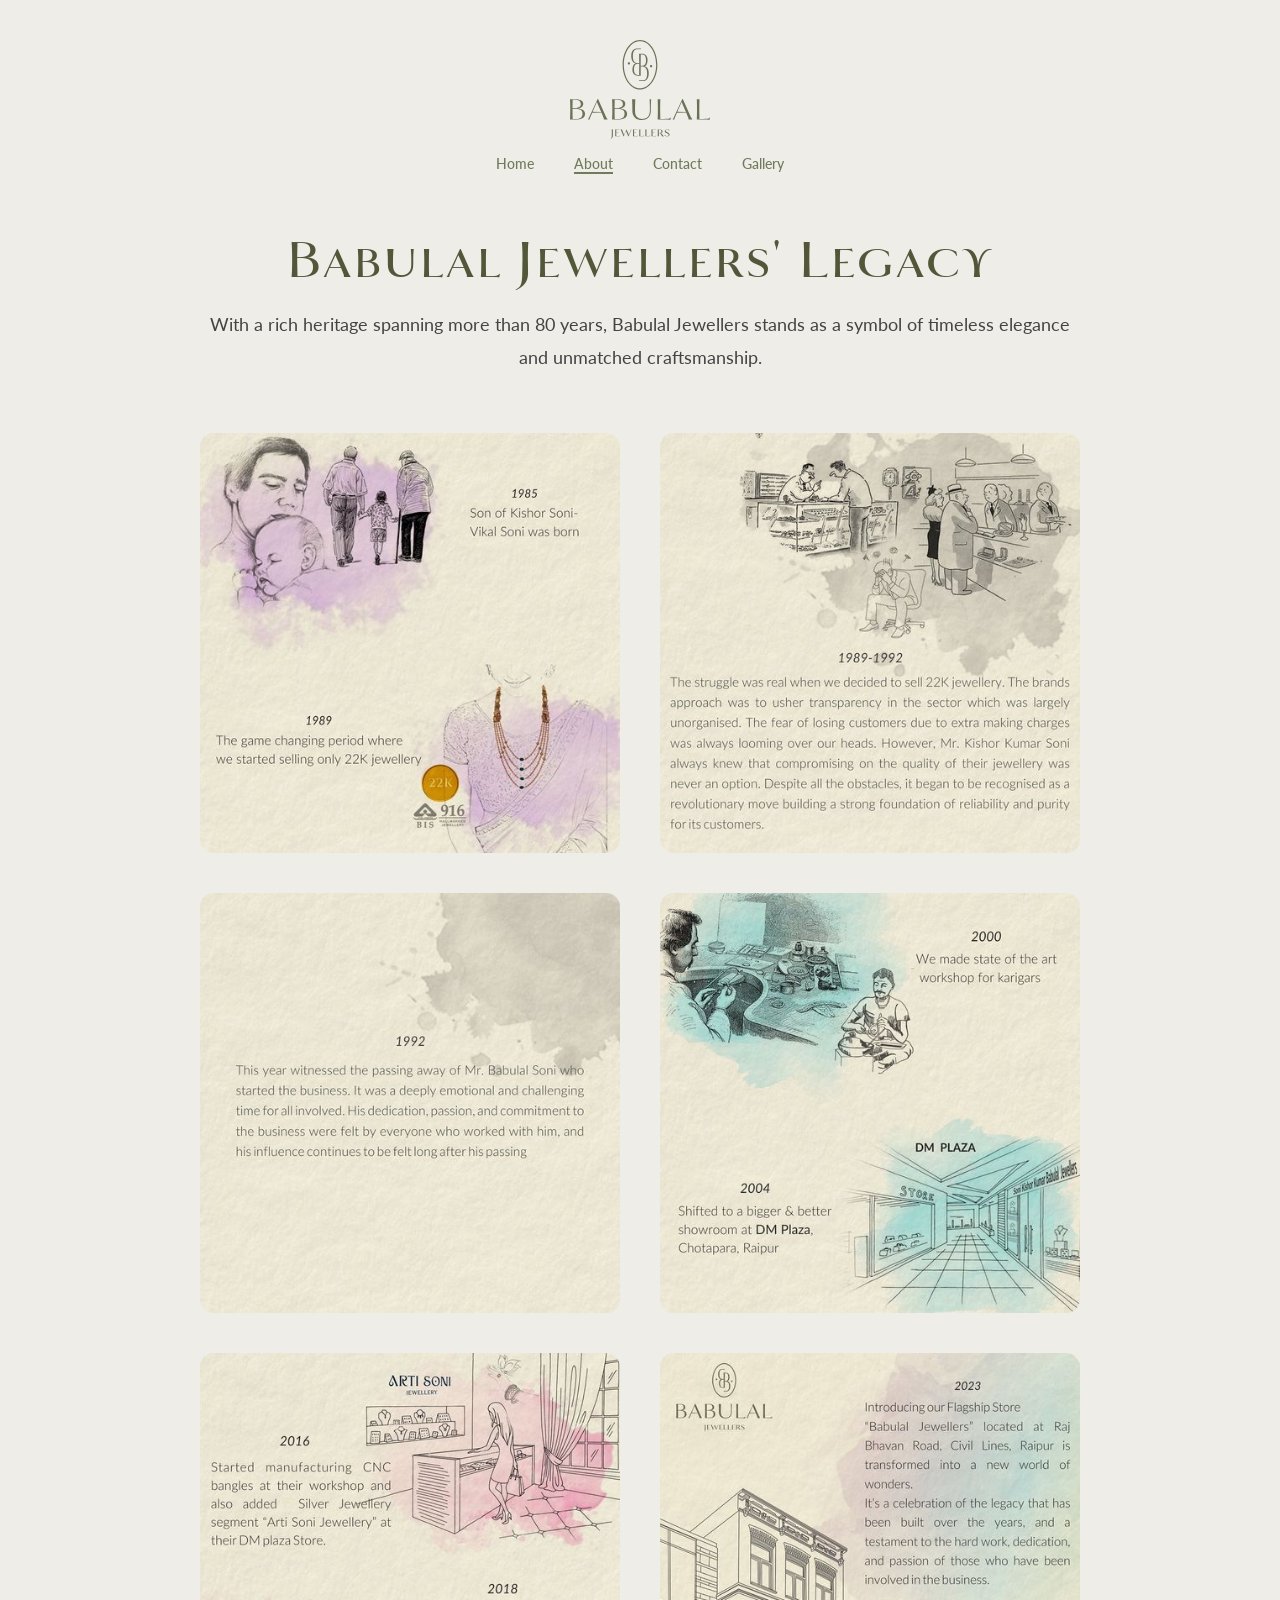
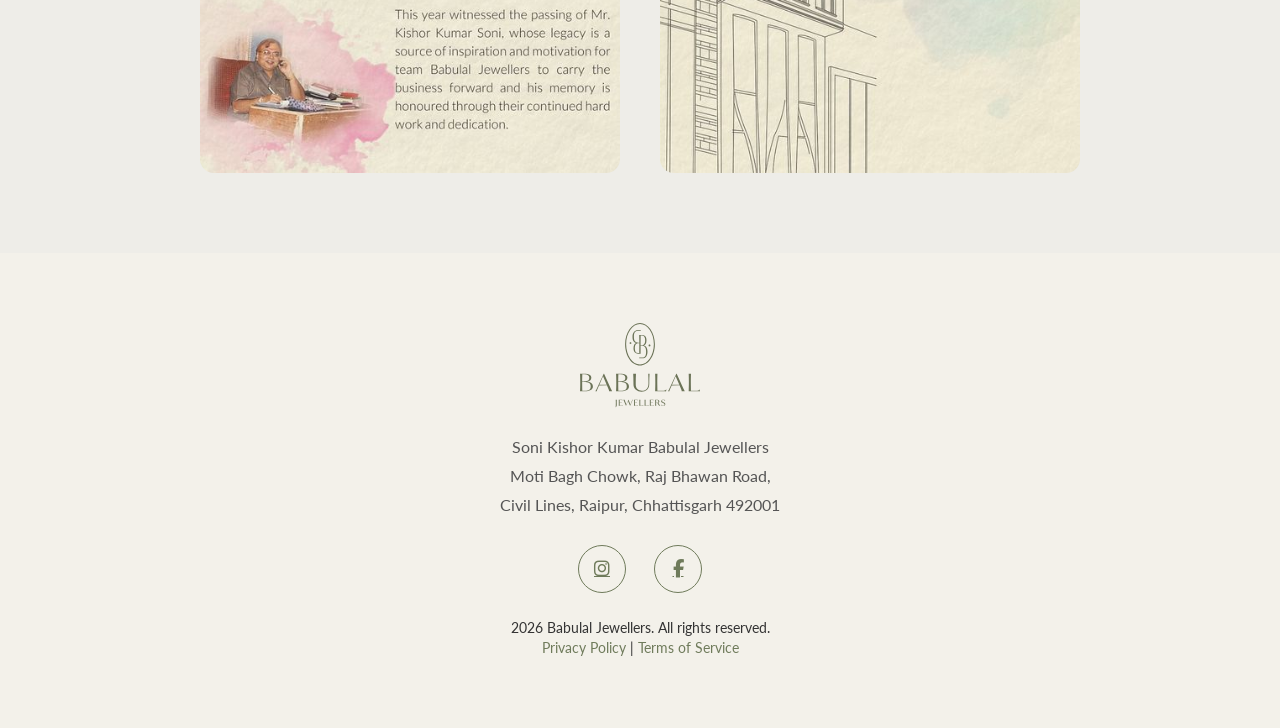
<file: about-us.html>
<!DOCTYPE html>
<html>
<head>
<meta charset="utf-8">
<title>About Us | Babulal Jewellers</title>
<meta name="viewport" content="width=device-width, initial-scale=1">

<link href="css/normalize.css" rel="stylesheet">
<link href="css/webflow.css" rel="stylesheet">
<link href="css/babulal-jewellers-16d256.webflow.css" rel="stylesheet">

<link href="images/favicon.png" rel="shortcut icon">

<!-- Premium Icons -->
<link rel="stylesheet" href="https://cdnjs.cloudflare.com/ajax/libs/font-awesome/6.5.0/css/all.min.css">

<style>

body{
  background:#eeede8;
  margin:0;
  font-family:'Lato',sans-serif;
}

/* ===== HEADER ===== */
.header{
  text-align:center;
  padding:40px 0 10px;
}
.header img{
  width:140px;
}
.navbar{
  margin-top:15px;
}
.navbar a{
  margin:0 18px;
  text-decoration:none;
  color:#6f7b5b;
  font-weight:500;
}
.navbar a:hover{
  border-bottom:2px solid #6f7b5b;
}

/* ===== HEADING ===== */
.legacy-heading{
  text-align:center;
  font-size:48px;
  margin-top:60px;
  color:#52573a;
  font-family: 'Mynaruseflare Med', 'Times New Roman', sans-serif;
  font-weight:500;
  letter-spacing:.02em;
}
.legacy-text{
  max-width:900px;
  margin:20px auto 60px;
  text-align:center;
  font-size:18px;
  line-height:1.8;
  color:#444;
  padding:0 20px;
}

/* ===== IMAGE GRID ===== */
.image-grid{
  display:flex;
  flex-wrap:wrap;
  justify-content:center;
  gap:40px;
  padding-bottom:80px;
}
.image-grid img{
  width:420px;
  border-radius:14px;
  cursor:pointer;
  transition:.4s;
}
.image-grid img:hover{
  transform:scale(1.05);
  box-shadow:0 15px 40px rgba(0,0,0,0.25);
}

/* ===== FULLSCREEN MODAL ===== */
.modal{
  display:none;
  position:fixed;
  z-index:9999;
  left:0;
  top:0;
  width:100%;
  height:100%;
  background:rgba(0,0,0,0.95);
  justify-content:center;
  align-items:center;
  flex-direction:column;
}
.modal img{
  max-width:90%;
  max-height:80vh;
}
.close-btn{
  position:absolute;
  top:30px;
  right:40px;
  font-size:30px;
  color:white;
  cursor:pointer;
}
.arrow{
  position:absolute;
  top:50%;
  font-size:40px;
  color:white;
  cursor:pointer;
  user-select:none;
}
.prev{ left:40px; }
.next{ right:40px; }

/* ===== FOOTER ===== */
.footer{
  background:#f3f1ea;
  text-align:center;
  padding:70px 20px;
}
.footer img{
  width:120px;
  margin-bottom:25px;
}
.footer-address{
  font-size:16px;
  line-height:1.8;
  margin-bottom:25px;
  color:#555;
}

/* Enhanced Social Icons */
/* ===== Premium Minimal Social Icons ===== */

.footer-social a{
  display:inline-flex;
  justify-content:center;
  align-items:center;
  width:48px;
  height:48px;
  border-radius:50%;
  margin:0 12px;
  font-size:18px;
  color:#6f7b5b;              /* Theme Olive Color */
  border:1.5px solid #6f7b5b; /* Elegant Border */
  background:transparent;
  transition:all 0.3s ease;
}

.footer-social a:hover{
  background:#6f7b5b;
  color:white;
  transform:translateY(-3px);
  box-shadow:0 8px 20px rgba(0,0,0,0.15);
}

.footer-bottom{
  margin-top:25px;
  font-size:14px;
}

.footer-bottom a{
  color:#6f7b5b;
  text-decoration:none;
}
.footer-bottom a:hover{
  text-decoration:underline;
}

@media (max-width: 767px){
  .header{
    padding:24px 0 8px;
  }

  .navbar{
    display:flex;
    justify-content:center;
    flex-wrap:wrap;
    gap:10px 14px;
  }

  .navbar a{
    margin:0;
  }

  .legacy-heading{
  text-align:center;
  font-size:48px;
  margin-top:60px;
  color:#52573a;
  font-family: 'Mynaruseflare Med', 'Times New Roman', sans-serif;
  font-weight:500;
  letter-spacing:.02em;
}

  .legacy-text{
    font-size:16px;
    line-height:1.6;
    margin:14px auto 28px;
  }

  .image-grid{
    gap:16px;
    padding:0 16px 36px;
  }

  .image-grid img{
    width:100%;
    max-width:420px;
  }

  .footer{
    padding:44px 16px;
  }

  .footer-address{
    font-size:15px;
    line-height:1.6;
  }
}

</style>
</head>

<body>

<!-- HEADER -->
<div class="header">
  <img src="images/64612cf5215f1e3513ba754f_logo-green.svg">
  <div class="navbar">
    <a href="index.html">Home</a>
    <a href="about-us.html" style="border-bottom:2px solid #6f7b5b;">About</a>
    <a href="contact-us.html">Contact</a>
    <a href="gallery.html">Gallery</a>
  </div>
</div>

<!-- CONTENT -->
<h1 class="legacy-heading">Babulal Jewellers' Legacy</h1>
<div class="legacy-text">
With a rich heritage spanning more than 80 years, Babulal Jewellers stands as a symbol of timeless elegance and unmatched craftsmanship.
</div>

<div class="image-grid">
<img src="images/4_1.jpg" onclick="openModal(0)">
<img src="images/5_1.jpg" onclick="openModal(1)">
<img src="images/6_1.jpg" onclick="openModal(2)">
<img src="images/7.jpg" onclick="openModal(3)">
<img src="images/8.jpg" onclick="openModal(4)">
<img src="images/9.jpg" onclick="openModal(5)">
</div>

<!-- FULLSCREEN MODAL -->
<div class="modal" id="galleryModal">
<span class="close-btn" onclick="closeModal()">&times;</span>
<span class="arrow prev" onclick="changeSlide(-1)">&#10094;</span>
<img id="modalImage">
<span class="arrow next" onclick="changeSlide(1)">&#10095;</span>
</div>

<!-- FOOTER -->
<div class="footer">
<img src="images/64612cf5215f1e3513ba754f_logo-green.svg">

<div class="footer-address">
Soni Kishor Kumar Babulal Jewellers<br>
Moti Bagh Chowk, Raj Bhawan Road,<br>
Civil Lines, Raipur, Chhattisgarh 492001
</div>

<div class="footer-social">
<a href="https://www.instagram.com/babulaljeweller/?hl=en" target="_blank" class="instagram">
<i class="fab fa-instagram"></i>
</a>

<a href="https://www.facebook.com/babulaljewellers/" target="_blank" class="facebook">
<i class="fab fa-facebook-f"></i>
</a>
</div>

<div class="footer-bottom">
 2026 Babulal Jewellers. All rights reserved.<br>
<a href="privacy-policy.html">Privacy Policy</a> |
<a href="terms-of-service.html">Terms of Service</a>
</div>
</div>

<!-- JAVASCRIPT FOR SLIDER -->
<script>

let images = [
"images/4_1.jpg",
"images/5_1.jpg",
"images/6_1.jpg",
"images/7.jpg",
"images/8.jpg",
"images/9.jpg"
];

let currentIndex = 0;

function openModal(index){
  currentIndex = index;
  document.getElementById("galleryModal").style.display="flex";
  document.getElementById("modalImage").src = images[currentIndex];
}

function closeModal(){
  document.getElementById("galleryModal").style.display="none";
}

function changeSlide(direction){
  currentIndex += direction;
  if(currentIndex < 0) currentIndex = images.length-1;
  if(currentIndex >= images.length) currentIndex = 0;
  document.getElementById("modalImage").src = images[currentIndex];
}

document.addEventListener("keydown", function(e){
  if(e.key==="ArrowRight") changeSlide(1);
  if(e.key==="ArrowLeft") changeSlide(-1);
  if(e.key==="Escape") closeModal();
});

</script>

</body>
</html>
</file>
<file: css/webflow.css>
@font-face {
  font-family: 'webflow-icons';
  src: url("[data-uri]") format('truetype');
  font-weight: normal;
  font-style: normal;
}
[class^="w-icon-"],
[class*=" w-icon-"] {
  /* use !important to prevent issues with browser extensions that change fonts */
  font-family: 'webflow-icons' !important;
  speak: none;
  font-style: normal;
  font-weight: normal;
  font-variant: normal;
  text-transform: none;
  line-height: 1;
  /* Better Font Rendering =========== */
  -webkit-font-smoothing: antialiased;
  -moz-osx-font-smoothing: grayscale;
}
.w-icon-slider-right:before {
  content: "\e600";
}
.w-icon-slider-left:before {
  content: "\e601";
}
.w-icon-nav-menu:before {
  content: "\e602";
}
.w-icon-arrow-down:before,
.w-icon-dropdown-toggle:before {
  content: "\e603";
}
.w-icon-file-upload-remove:before {
  content: "\e900";
}
.w-icon-file-upload-icon:before {
  content: "\e903";
}
* {
  -webkit-box-sizing: border-box;
  -moz-box-sizing: border-box;
  box-sizing: border-box;
}
html {
  height: 100%;
}
body {
  margin: 0;
  min-height: 100%;
  background-color: #fff;
  font-family: Arial, sans-serif;
  font-size: 14px;
  line-height: 20px;
  color: #333;
}
img {
  max-width: 100%;
  vertical-align: middle;
  display: inline-block;
}
html.w-mod-touch * {
  background-attachment: scroll !important;
}
.w-block {
  display: block;
}
.w-inline-block {
  max-width: 100%;
  display: inline-block;
}
.w-clearfix:before,
.w-clearfix:after {
  content: " ";
  display: table;
  grid-column-start: 1;
  grid-row-start: 1;
  grid-column-end: 2;
  grid-row-end: 2;
}
.w-clearfix:after {
  clear: both;
}
.w-hidden {
  display: none;
}
.w-button {
  display: inline-block;
  padding: 9px 15px;
  background-color: #3898EC;
  color: white;
  border: 0;
  line-height: inherit;
  text-decoration: none;
  cursor: pointer;
  border-radius: 0;
}
input.w-button {
  -webkit-appearance: button;
}
html[data-w-dynpage] [data-w-cloak] {
  color: transparent !important;
}
.w-code-block {
  margin: unset;
}
pre.w-code-block code {
  all: inherit;
}
.w-optimization {
  display: contents;
}
.w-webflow-badge,
.w-webflow-badge > img {
  box-sizing: unset;
  width: unset;
  height: unset;
  max-height: unset;
  max-width: unset;
  min-height: unset;
  min-width: unset;
  margin: unset;
  padding: unset;
  float: unset;
  clear: unset;
  border: unset;
  border-radius: unset;
  background: unset;
  background-image: unset;
  background-position: unset;
  background-size: unset;
  background-repeat: unset;
  background-origin: unset;
  background-clip: unset;
  background-attachment: unset;
  background-color: unset;
  box-shadow: unset;
  transform: unset;
  transition: unset;
  direction: unset;
  font-family: unset;
  font-weight: unset;
  color: unset;
  font-size: unset;
  line-height: unset;
  font-style: unset;
  font-variant: unset;
  text-align: unset;
  letter-spacing: unset;
  text-decoration: unset;
  text-indent: unset;
  text-transform: unset;
  list-style-type: unset;
  text-shadow: unset;
  vertical-align: unset;
  cursor: unset;
  white-space: unset;
  word-break: unset;
  word-spacing: unset;
  word-wrap: unset;
}
.w-webflow-badge {
  position: fixed !important;
  display: inline-block !important;
  visibility: visible !important;
  opacity: 1 !important;
  z-index: 2147483647 !important;
  top: auto !important;
  right: 12px !important;
  bottom: 12px !important;
  left: auto !important;
  color: #aaadb0 !important;
  background-color: #fff !important;
  border-radius: 3px !important;
  padding: 6px !important;
  font-size: 12px !important;
  line-height: 14px !important;
  text-decoration: none !important;
  transform: none !important;
  margin: 0 !important;
  width: auto !important;
  height: auto !important;
  overflow: unset !important;
  white-space: nowrap;
  box-shadow: 0 0 0 1px rgba(0, 0, 0, 0.1), 0px 1px 3px rgba(0, 0, 0, 0.1);
  cursor: pointer;
}
.w-webflow-badge > img {
  position: unset;
  display: inline-block !important;
  visibility: unset !important;
  opacity: 1 !important;
  vertical-align: middle !important;
}
h1,
h2,
h3,
h4,
h5,
h6 {
  font-weight: bold;
  margin-bottom: 10px;
}
h1 {
  font-size: 38px;
  line-height: 44px;
  margin-top: 20px;
}
h2 {
  font-size: 32px;
  line-height: 36px;
  margin-top: 20px;
}
h3 {
  font-size: 24px;
  line-height: 30px;
  margin-top: 20px;
}
h4 {
  font-size: 18px;
  line-height: 24px;
  margin-top: 10px;
}
h5 {
  font-size: 14px;
  line-height: 20px;
  margin-top: 10px;
}
h6 {
  font-size: 12px;
  line-height: 18px;
  margin-top: 10px;
}
p {
  margin-top: 0;
  margin-bottom: 10px;
}
blockquote {
  margin: 0 0 10px 0;
  padding: 10px 20px;
  border-left: 5px solid #E2E2E2;
  font-size: 18px;
  line-height: 22px;
}
figure {
  margin: 0;
  margin-bottom: 10px;
}
figcaption {
  margin-top: 5px;
  text-align: center;
}
ul,
ol {
  margin-top: 0px;
  margin-bottom: 10px;
  padding-left: 40px;
}
.w-list-unstyled {
  padding-left: 0;
  list-style: none;
}
.w-embed:before,
.w-embed:after {
  content: " ";
  display: table;
  grid-column-start: 1;
  grid-row-start: 1;
  grid-column-end: 2;
  grid-row-end: 2;
}
.w-embed:after {
  clear: both;
}
.w-video {
  width: 100%;
  position: relative;
  padding: 0;
}
.w-video iframe,
.w-video object,
.w-video embed {
  position: absolute;
  top: 0;
  left: 0;
  width: 100%;
  height: 100%;
  border: none;
}
fieldset {
  padding: 0;
  margin: 0;
  border: 0;
}
button,
[type='button'],
[type='reset'] {
  border: 0;
  cursor: pointer;
  -webkit-appearance: button;
}
.w-form {
  margin: 0 0 15px;
}
.w-form-done {
  display: none;
  padding: 20px;
  text-align: center;
  background-color: #dddddd;
}
.w-form-fail {
  display: none;
  margin-top: 10px;
  padding: 10px;
  background-color: #ffdede;
}
label {
  display: block;
  margin-bottom: 5px;
  font-weight: bold;
}
.w-input,
.w-select {
  display: block;
  width: 100%;
  height: 38px;
  padding: 8px 12px;
  margin-bottom: 10px;
  font-size: 14px;
  line-height: 1.42857143;
  color: #333333;
  vertical-align: middle;
  background-color: #ffffff;
  border: 1px solid #cccccc;
}
.w-input::placeholder,
.w-select::placeholder {
  color: #999;
}
.w-input:focus,
.w-select:focus {
  border-color: #3898EC;
  outline: 0;
}
.w-input[disabled],
.w-select[disabled],
.w-input[readonly],
.w-select[readonly],
fieldset[disabled] .w-input,
fieldset[disabled] .w-select {
  cursor: not-allowed;
}
.w-input[disabled]:not(.w-input-disabled),
.w-select[disabled]:not(.w-input-disabled),
.w-input[readonly],
.w-select[readonly],
fieldset[disabled]:not(.w-input-disabled) .w-input,
fieldset[disabled]:not(.w-input-disabled) .w-select {
  background-color: #eeeeee;
}
textarea.w-input,
textarea.w-select {
  height: auto;
}
.w-select {
  background-color: #f3f3f3;
}
.w-select[multiple] {
  height: auto;
}
.w-form-label {
  display: inline-block;
  cursor: pointer;
  font-weight: normal;
  margin-bottom: 0px;
}
.w-radio {
  display: block;
  margin-bottom: 5px;
  padding-left: 20px;
}
.w-radio:before,
.w-radio:after {
  content: " ";
  display: table;
  grid-column-start: 1;
  grid-row-start: 1;
  grid-column-end: 2;
  grid-row-end: 2;
}
.w-radio:after {
  clear: both;
}
.w-radio-input {
  margin: 4px 0 0;
  line-height: normal;
  float: left;
  margin-left: -20px;
}
.w-radio-input {
  margin-top: 3px;
}
.w-file-upload {
  display: block;
  margin-bottom: 10px;
}
.w-file-upload-input {
  width: 0.1px;
  height: 0.1px;
  opacity: 0;
  overflow: hidden;
  position: absolute;
  z-index: -100;
}
.w-file-upload-default,
.w-file-upload-uploading,
.w-file-upload-success {
  display: inline-block;
  color: #333333;
}
.w-file-upload-error {
  display: block;
  margin-top: 10px;
}
.w-file-upload-default.w-hidden,
.w-file-upload-uploading.w-hidden,
.w-file-upload-error.w-hidden,
.w-file-upload-success.w-hidden {
  display: none;
}
.w-file-upload-uploading-btn {
  display: flex;
  font-size: 14px;
  font-weight: normal;
  cursor: pointer;
  margin: 0;
  padding: 8px 12px;
  border: 1px solid #cccccc;
  background-color: #fafafa;
}
.w-file-upload-file {
  display: flex;
  flex-grow: 1;
  justify-content: space-between;
  margin: 0;
  padding: 8px 9px 8px 11px;
  border: 1px solid #cccccc;
  background-color: #fafafa;
}
.w-file-upload-file-name {
  font-size: 14px;
  font-weight: normal;
  display: block;
}
.w-file-remove-link {
  margin-top: 3px;
  margin-left: 10px;
  width: auto;
  height: auto;
  padding: 3px;
  display: block;
  cursor: pointer;
}
.w-icon-file-upload-remove {
  margin: auto;
  font-size: 10px;
}
.w-file-upload-error-msg {
  display: inline-block;
  color: #ea384c;
  padding: 2px 0;
}
.w-file-upload-info {
  display: inline-block;
  line-height: 38px;
  padding: 0 12px;
}
.w-file-upload-label {
  display: inline-block;
  font-size: 14px;
  font-weight: normal;
  cursor: pointer;
  margin: 0;
  padding: 8px 12px;
  border: 1px solid #cccccc;
  background-color: #fafafa;
}
.w-icon-file-upload-icon,
.w-icon-file-upload-uploading {
  display: inline-block;
  margin-right: 8px;
  width: 20px;
}
.w-icon-file-upload-uploading {
  height: 20px;
}
.w-container {
  margin-left: auto;
  margin-right: auto;
  max-width: 940px;
}
.w-container:before,
.w-container:after {
  content: " ";
  display: table;
  grid-column-start: 1;
  grid-row-start: 1;
  grid-column-end: 2;
  grid-row-end: 2;
}
.w-container:after {
  clear: both;
}
.w-container .w-row {
  margin-left: -10px;
  margin-right: -10px;
}
.w-row:before,
.w-row:after {
  content: " ";
  display: table;
  grid-column-start: 1;
  grid-row-start: 1;
  grid-column-end: 2;
  grid-row-end: 2;
}
.w-row:after {
  clear: both;
}
.w-row .w-row {
  margin-left: 0;
  margin-right: 0;
}
.w-col {
  position: relative;
  float: left;
  width: 100%;
  min-height: 1px;
  padding-left: 10px;
  padding-right: 10px;
}
.w-col .w-col {
  padding-left: 0;
  padding-right: 0;
}
.w-col-1 {
  width: 8.33333333%;
}
.w-col-2 {
  width: 16.66666667%;
}
.w-col-3 {
  width: 25%;
}
.w-col-4 {
  width: 33.33333333%;
}
.w-col-5 {
  width: 41.66666667%;
}
.w-col-6 {
  width: 50%;
}
.w-col-7 {
  width: 58.33333333%;
}
.w-col-8 {
  width: 66.66666667%;
}
.w-col-9 {
  width: 75%;
}
.w-col-10 {
  width: 83.33333333%;
}
.w-col-11 {
  width: 91.66666667%;
}
.w-col-12 {
  width: 100%;
}
.w-hidden-main {
  display: none !important;
}
@media screen and (max-width: 991px) {
  .w-container {
    max-width: 728px;
  }
  .w-hidden-main {
    display: inherit !important;
  }
  .w-hidden-medium {
    display: none !important;
  }
  .w-col-medium-1 {
    width: 8.33333333%;
  }
  .w-col-medium-2 {
    width: 16.66666667%;
  }
  .w-col-medium-3 {
    width: 25%;
  }
  .w-col-medium-4 {
    width: 33.33333333%;
  }
  .w-col-medium-5 {
    width: 41.66666667%;
  }
  .w-col-medium-6 {
    width: 50%;
  }
  .w-col-medium-7 {
    width: 58.33333333%;
  }
  .w-col-medium-8 {
    width: 66.66666667%;
  }
  .w-col-medium-9 {
    width: 75%;
  }
  .w-col-medium-10 {
    width: 83.33333333%;
  }
  .w-col-medium-11 {
    width: 91.66666667%;
  }
  .w-col-medium-12 {
    width: 100%;
  }
  .w-col-stack {
    width: 100%;
    left: auto;
    right: auto;
  }
}
@media screen and (max-width: 767px) {
  .w-hidden-main {
    display: inherit !important;
  }
  .w-hidden-medium {
    display: inherit !important;
  }
  .w-hidden-small {
    display: none !important;
  }
  .w-row,
  .w-container .w-row {
    margin-left: 0;
    margin-right: 0;
  }
  .w-col {
    width: 100%;
    left: auto;
    right: auto;
  }
  .w-col-small-1 {
    width: 8.33333333%;
  }
  .w-col-small-2 {
    width: 16.66666667%;
  }
  .w-col-small-3 {
    width: 25%;
  }
  .w-col-small-4 {
    width: 33.33333333%;
  }
  .w-col-small-5 {
    width: 41.66666667%;
  }
  .w-col-small-6 {
    width: 50%;
  }
  .w-col-small-7 {
    width: 58.33333333%;
  }
  .w-col-small-8 {
    width: 66.66666667%;
  }
  .w-col-small-9 {
    width: 75%;
  }
  .w-col-small-10 {
    width: 83.33333333%;
  }
  .w-col-small-11 {
    width: 91.66666667%;
  }
  .w-col-small-12 {
    width: 100%;
  }
}
@media screen and (max-width: 479px) {
  .w-container {
    max-width: none;
  }
  .w-hidden-main {
    display: inherit !important;
  }
  .w-hidden-medium {
    display: inherit !important;
  }
  .w-hidden-small {
    display: inherit !important;
  }
  .w-hidden-tiny {
    display: none !important;
  }
  .w-col {
    width: 100%;
  }
  .w-col-tiny-1 {
    width: 8.33333333%;
  }
  .w-col-tiny-2 {
    width: 16.66666667%;
  }
  .w-col-tiny-3 {
    width: 25%;
  }
  .w-col-tiny-4 {
    width: 33.33333333%;
  }
  .w-col-tiny-5 {
    width: 41.66666667%;
  }
  .w-col-tiny-6 {
    width: 50%;
  }
  .w-col-tiny-7 {
    width: 58.33333333%;
  }
  .w-col-tiny-8 {
    width: 66.66666667%;
  }
  .w-col-tiny-9 {
    width: 75%;
  }
  .w-col-tiny-10 {
    width: 83.33333333%;
  }
  .w-col-tiny-11 {
    width: 91.66666667%;
  }
  .w-col-tiny-12 {
    width: 100%;
  }
}
.w-widget {
  position: relative;
}
.w-widget-map {
  width: 100%;
  height: 400px;
}
.w-widget-map label {
  width: auto;
  display: inline;
}
.w-widget-map img {
  max-width: inherit;
}
.w-widget-map .gm-style-iw {
  text-align: center;
}
.w-widget-map .gm-style-iw > button {
  display: none !important;
}
.w-widget-twitter {
  overflow: hidden;
}
.w-widget-twitter-count-shim {
  display: inline-block;
  vertical-align: top;
  position: relative;
  width: 28px;
  height: 20px;
  text-align: center;
  background: white;
  border: #758696 solid 1px;
  border-radius: 3px;
}
.w-widget-twitter-count-shim * {
  pointer-events: none;
  user-select: none;
}
.w-widget-twitter-count-shim .w-widget-twitter-count-inner {
  position: relative;
  font-size: 15px;
  line-height: 12px;
  text-align: center;
  color: #999;
  font-family: serif;
}
.w-widget-twitter-count-shim .w-widget-twitter-count-clear {
  position: relative;
  display: block;
}
.w-widget-twitter-count-shim.w--large {
  width: 36px;
  height: 28px;
}
.w-widget-twitter-count-shim.w--large .w-widget-twitter-count-inner {
  font-size: 18px;
  line-height: 18px;
}
.w-widget-twitter-count-shim:not(.w--vertical) {
  margin-left: 5px;
  margin-right: 8px;
}
.w-widget-twitter-count-shim:not(.w--vertical).w--large {
  margin-left: 6px;
}
.w-widget-twitter-count-shim:not(.w--vertical):before,
.w-widget-twitter-count-shim:not(.w--vertical):after {
  top: 50%;
  left: 0;
  border: solid transparent;
  content: ' ';
  height: 0;
  width: 0;
  position: absolute;
  pointer-events: none;
}
.w-widget-twitter-count-shim:not(.w--vertical):before {
  border-color: rgba(117, 134, 150, 0);
  border-right-color: #5d6c7b;
  border-width: 4px;
  margin-left: -9px;
  margin-top: -4px;
}
.w-widget-twitter-count-shim:not(.w--vertical).w--large:before {
  border-width: 5px;
  margin-left: -10px;
  margin-top: -5px;
}
.w-widget-twitter-count-shim:not(.w--vertical):after {
  border-color: rgba(255, 255, 255, 0);
  border-right-color: white;
  border-width: 4px;
  margin-left: -8px;
  margin-top: -4px;
}
.w-widget-twitter-count-shim:not(.w--vertical).w--large:after {
  border-width: 5px;
  margin-left: -9px;
  margin-top: -5px;
}
.w-widget-twitter-count-shim.w--vertical {
  width: 61px;
  height: 33px;
  margin-bottom: 8px;
}
.w-widget-twitter-count-shim.w--vertical:before,
.w-widget-twitter-count-shim.w--vertical:after {
  top: 100%;
  left: 50%;
  border: solid transparent;
  content: ' ';
  height: 0;
  width: 0;
  position: absolute;
  pointer-events: none;
}
.w-widget-twitter-count-shim.w--vertical:before {
  border-color: rgba(117, 134, 150, 0);
  border-top-color: #5d6c7b;
  border-width: 5px;
  margin-left: -5px;
}
.w-widget-twitter-count-shim.w--vertical:after {
  border-color: rgba(255, 255, 255, 0);
  border-top-color: white;
  border-width: 4px;
  margin-left: -4px;
}
.w-widget-twitter-count-shim.w--vertical .w-widget-twitter-count-inner {
  font-size: 18px;
  line-height: 22px;
}
.w-widget-twitter-count-shim.w--vertical.w--large {
  width: 76px;
}
.w-background-video {
  position: relative;
  overflow: hidden;
  height: 500px;
  color: white;
}
.w-background-video > video {
  background-size: cover;
  background-position: 50% 50%;
  position: absolute;
  margin: auto;
  width: 100%;
  height: 100%;
  right: -100%;
  bottom: -100%;
  top: -100%;
  left: -100%;
  object-fit: cover;
  z-index: -100;
}
.w-background-video > video::-webkit-media-controls-start-playback-button {
  display: none !important;
  -webkit-appearance: none;
}
.w-background-video--control {
  position: absolute;
  bottom: 1em;
  right: 1em;
  background-color: transparent;
  padding: 0;
}
.w-background-video--control > [hidden] {
  display: none !important;
}
.w-slider {
  position: relative;
  height: 300px;
  text-align: center;
  background: #dddddd;
  clear: both;
  -webkit-tap-highlight-color: rgba(0, 0, 0, 0);
  tap-highlight-color: rgba(0, 0, 0, 0);
}
.w-slider-mask {
  position: relative;
  display: block;
  overflow: hidden;
  z-index: 1;
  left: 0;
  right: 0;
  height: 100%;
  white-space: nowrap;
}
.w-slide {
  position: relative;
  display: inline-block;
  vertical-align: top;
  width: 100%;
  height: 100%;
  white-space: normal;
  text-align: left;
}
.w-slider-nav {
  position: absolute;
  z-index: 2;
  top: auto;
  right: 0;
  bottom: 0;
  left: 0;
  margin: auto;
  padding-top: 10px;
  height: 40px;
  text-align: center;
  -webkit-tap-highlight-color: rgba(0, 0, 0, 0);
  tap-highlight-color: rgba(0, 0, 0, 0);
}
.w-slider-nav.w-round > div {
  border-radius: 100%;
}
.w-slider-nav.w-num > div {
  width: auto;
  height: auto;
  padding: 0.2em 0.5em;
  font-size: inherit;
  line-height: inherit;
}
.w-slider-nav.w-shadow > div {
  box-shadow: 0 0 3px rgba(51, 51, 51, 0.4);
}
.w-slider-nav-invert {
  color: #fff;
}
.w-slider-nav-invert > div {
  background-color: rgba(34, 34, 34, 0.4);
}
.w-slider-nav-invert > div.w-active {
  background-color: #222;
}
.w-slider-dot {
  position: relative;
  display: inline-block;
  width: 1em;
  height: 1em;
  background-color: rgba(255, 255, 255, 0.4);
  cursor: pointer;
  margin: 0 3px 0.5em;
  transition: background-color 100ms, color 100ms;
}
.w-slider-dot.w-active {
  background-color: #fff;
}
.w-slider-dot:focus {
  outline: none;
  box-shadow: 0px 0px 0px 2px #fff;
}
.w-slider-dot:focus.w-active {
  box-shadow: none;
}
.w-slider-arrow-left,
.w-slider-arrow-right {
  position: absolute;
  width: 80px;
  top: 0;
  right: 0;
  bottom: 0;
  left: 0;
  margin: auto;
  cursor: pointer;
  overflow: hidden;
  color: white;
  font-size: 40px;
  -webkit-tap-highlight-color: rgba(0, 0, 0, 0);
  tap-highlight-color: rgba(0, 0, 0, 0);
  user-select: none;
}
.w-slider-arrow-left [class^='w-icon-'],
.w-slider-arrow-right [class^='w-icon-'],
.w-slider-arrow-left [class*=' w-icon-'],
.w-slider-arrow-right [class*=' w-icon-'] {
  position: absolute;
}
.w-slider-arrow-left:focus,
.w-slider-arrow-right:focus {
  outline: 0;
}
.w-slider-arrow-left {
  z-index: 3;
  right: auto;
}
.w-slider-arrow-right {
  z-index: 4;
  left: auto;
}
.w-icon-slider-left,
.w-icon-slider-right {
  top: 0;
  right: 0;
  bottom: 0;
  left: 0;
  margin: auto;
  width: 1em;
  height: 1em;
}
.w-slider-aria-label {
  border: 0;
  clip: rect(0 0 0 0);
  height: 1px;
  margin: -1px;
  overflow: hidden;
  padding: 0;
  position: absolute;
  width: 1px;
}
.w-slider-force-show {
  display: block !important;
}
.w-dropdown {
  display: inline-block;
  position: relative;
  text-align: left;
  margin-left: auto;
  margin-right: auto;
  z-index: 900;
}
.w-dropdown-btn,
.w-dropdown-toggle,
.w-dropdown-link {
  position: relative;
  vertical-align: top;
  text-decoration: none;
  color: #222222;
  padding: 20px;
  text-align: left;
  margin-left: auto;
  margin-right: auto;
  white-space: nowrap;
}
.w-dropdown-toggle {
  user-select: none;
  display: inline-block;
  cursor: pointer;
  padding-right: 40px;
}
.w-dropdown-toggle:focus {
  outline: 0;
}
.w-icon-dropdown-toggle {
  position: absolute;
  top: 0;
  right: 0;
  bottom: 0;
  margin: auto;
  margin-right: 20px;
  width: 1em;
  height: 1em;
}
.w-dropdown-list {
  position: absolute;
  background: #dddddd;
  display: none;
  min-width: 100%;
}
.w-dropdown-list.w--open {
  display: block;
}
.w-dropdown-link {
  padding: 10px 20px;
  display: block;
  color: #222222;
}
.w-dropdown-link.w--current {
  color: #0082f3;
}
.w-dropdown-link:focus {
  outline: 0;
}
@media screen and (max-width: 767px) {
  .w-nav-brand {
    padding-left: 10px;
  }
}
/**
 * ## Note
 * Safari (on both iOS and OS X) does not handle viewport units (vh, vw) well.
 * For example percentage units do not work on descendants of elements that
 * have any dimensions expressed in viewport units. It also doesn’t handle them at
 * all in `calc()`.
 */
/**
 * Wrapper around all lightbox elements
 *
 * 1. Since the lightbox can receive focus, IE also gives it an outline.
 * 2. Fixes flickering on Chrome when a transition is in progress
 *    underneath the lightbox.
 */
.w-lightbox-backdrop {
  cursor: auto;
  font-style: normal;
  letter-spacing: normal;
  list-style: disc;
  text-indent: 0;
  text-shadow: none;
  text-transform: none;
  visibility: visible;
  white-space: normal;
  word-break: normal;
  word-spacing: normal;
  word-wrap: normal;
  position: fixed;
  top: 0;
  right: 0;
  bottom: 0;
  left: 0;
  color: #fff;
  font-family: "Helvetica Neue", Helvetica, Ubuntu, "Segoe UI", Verdana, sans-serif;
  font-size: 17px;
  line-height: 1.2;
  font-weight: 300;
  text-align: center;
  background: rgba(0, 0, 0, 0.9);
  z-index: 2000;
  outline: 0;
  /* 1 */
  opacity: 0;
  -webkit-user-select: none;
  -moz-user-select: none;
  -webkit-tap-highlight-color: transparent;
  -webkit-transform: translate(0, 0);
  /* 2 */
}
/**
 * Neat trick to bind the rubberband effect to our canvas instead of the whole
 * document on iOS. It also prevents a bug that causes the document underneath to scroll.
 */
.w-lightbox-backdrop,
.w-lightbox-container {
  height: 100%;
  overflow: auto;
  -webkit-overflow-scrolling: touch;
}
.w-lightbox-content {
  position: relative;
  height: 100vh;
  overflow: hidden;
}
.w-lightbox-view {
  position: absolute;
  width: 100vw;
  height: 100vh;
  opacity: 0;
}
.w-lightbox-view:before {
  content: "";
  height: 100vh;
}
/* .w-lightbox-content */
.w-lightbox-group,
.w-lightbox-group .w-lightbox-view,
.w-lightbox-group .w-lightbox-view:before {
  height: 86vh;
}
.w-lightbox-frame,
.w-lightbox-view:before {
  display: inline-block;
  vertical-align: middle;
}
/*
 * 1. Remove default margin set by user-agent on the <figure> element.
 */
.w-lightbox-figure {
  position: relative;
  margin: 0;
  /* 1 */
}
.w-lightbox-group .w-lightbox-figure {
  cursor: pointer;
}
/**
 * IE adds image dimensions as width and height attributes on the IMG tag,
 * but we need both width and height to be set to auto to enable scaling.
 */
.w-lightbox-img {
  width: auto;
  height: auto;
  max-width: none;
}
/**
 * 1. Reset if style is set by user on "All Images"
 */
.w-lightbox-image {
  display: block;
  float: none;
  /* 1 */
  max-width: 100vw;
  max-height: 100vh;
}
.w-lightbox-group .w-lightbox-image {
  max-height: 86vh;
}
.w-lightbox-caption {
  position: absolute;
  right: 0;
  bottom: 0;
  left: 0;
  padding: 0.5em 1em;
  background: rgba(0, 0, 0, 0.4);
  text-align: left;
  text-overflow: ellipsis;
  white-space: nowrap;
  overflow: hidden;
}
.w-lightbox-embed {
  position: absolute;
  top: 0;
  right: 0;
  bottom: 0;
  left: 0;
  width: 100%;
  height: 100%;
}
.w-lightbox-control {
  position: absolute;
  top: 0;
  width: 4em;
  background-size: 24px;
  background-repeat: no-repeat;
  background-position: center;
  cursor: pointer;
  -webkit-transition: all 0.3s;
  transition: all 0.3s;
}
.w-lightbox-left {
  display: none;
  bottom: 0;
  left: 0;
  /* <svg xmlns="http://www.w3.org/2000/svg" viewBox="-20 0 24 40" width="24" height="40"><g transform="rotate(45)"><path d="m0 0h5v23h23v5h-28z" opacity=".4"/><path d="m1 1h3v23h23v3h-26z" fill="#fff"/></g></svg> */
  background-image: url("[data-uri]");
}
.w-lightbox-right {
  display: none;
  right: 0;
  bottom: 0;
  /* <svg xmlns="http://www.w3.org/2000/svg" viewBox="-4 0 24 40" width="24" height="40"><g transform="rotate(45)"><path d="m0-0h28v28h-5v-23h-23z" opacity=".4"/><path d="m1 1h26v26h-3v-23h-23z" fill="#fff"/></g></svg> */
  background-image: url("[data-uri]");
}
/*
 * Without specifying the with and height inside the SVG, all versions of IE render the icon too small.
 * The bug does not seem to manifest itself if the elements are tall enough such as the above arrows.
 * (http://stackoverflow.com/questions/16092114/background-size-differs-in-internet-explorer)
 */
.w-lightbox-close {
  right: 0;
  height: 2.6em;
  /* <svg xmlns="http://www.w3.org/2000/svg" viewBox="-4 0 18 17" width="18" height="17"><g transform="rotate(45)"><path d="m0 0h7v-7h5v7h7v5h-7v7h-5v-7h-7z" opacity=".4"/><path d="m1 1h7v-7h3v7h7v3h-7v7h-3v-7h-7z" fill="#fff"/></g></svg> */
  background-image: url("[data-uri]");
  background-size: 18px;
}
/**
 * 1. All IE versions add extra space at the bottom without this.
 */
.w-lightbox-strip {
  position: absolute;
  bottom: 0;
  left: 0;
  right: 0;
  padding: 0 1vh;
  line-height: 0;
  /* 1 */
  white-space: nowrap;
  overflow-x: auto;
  overflow-y: hidden;
}
/*
 * 1. We use content-box to avoid having to do `width: calc(10vh + 2vw)`
 *    which doesn’t work in Safari anyway.
 * 2. Chrome renders images pixelated when switching to GPU. Making sure
 *    the parent is also rendered on the GPU (by setting translate3d for
 *    example) fixes this behavior.
 */
.w-lightbox-item {
  display: inline-block;
  width: 10vh;
  padding: 2vh 1vh;
  box-sizing: content-box;
  /* 1 */
  cursor: pointer;
  -webkit-transform: translate3d(0, 0, 0);
  /* 2 */
}
.w-lightbox-active {
  opacity: 0.3;
}
.w-lightbox-thumbnail {
  position: relative;
  height: 10vh;
  background: #222;
  overflow: hidden;
}
.w-lightbox-thumbnail-image {
  position: absolute;
  top: 0;
  left: 0;
}
.w-lightbox-thumbnail .w-lightbox-tall {
  top: 50%;
  width: 100%;
  -webkit-transform: translate(0, -50%);
  transform: translate(0, -50%);
}
.w-lightbox-thumbnail .w-lightbox-wide {
  left: 50%;
  height: 100%;
  -webkit-transform: translate(-50%, 0);
  transform: translate(-50%, 0);
}
/*
 * Spinner
 *
 * Absolute pixel values are used to avoid rounding errors that would cause
 * the white spinning element to be misaligned with the track.
 */
.w-lightbox-spinner {
  position: absolute;
  top: 50%;
  left: 50%;
  box-sizing: border-box;
  width: 40px;
  height: 40px;
  margin-top: -20px;
  margin-left: -20px;
  border: 5px solid rgba(0, 0, 0, 0.4);
  border-radius: 50%;
  -webkit-animation: spin 0.8s infinite linear;
  animation: spin 0.8s infinite linear;
}
.w-lightbox-spinner:after {
  content: "";
  position: absolute;
  top: -4px;
  right: -4px;
  bottom: -4px;
  left: -4px;
  border: 3px solid transparent;
  border-bottom-color: #fff;
  border-radius: 50%;
}
/*
 * Utility classes
 */
.w-lightbox-hide {
  display: none;
}
.w-lightbox-noscroll {
  overflow: hidden;
}
@media (min-width: 768px) {
  .w-lightbox-content {
    height: 96vh;
    margin-top: 2vh;
  }
  .w-lightbox-view,
  .w-lightbox-view:before {
    height: 96vh;
  }
  /* .w-lightbox-content */
  .w-lightbox-group,
  .w-lightbox-group .w-lightbox-view,
  .w-lightbox-group .w-lightbox-view:before {
    height: 84vh;
  }
  .w-lightbox-image {
    max-width: 96vw;
    max-height: 96vh;
  }
  .w-lightbox-group .w-lightbox-image {
    max-width: 82.3vw;
    max-height: 84vh;
  }
  .w-lightbox-left,
  .w-lightbox-right {
    display: block;
    opacity: 0.5;
  }
  .w-lightbox-close {
    opacity: 0.8;
  }
  .w-lightbox-control:hover {
    opacity: 1;
  }
}
.w-lightbox-inactive,
.w-lightbox-inactive:hover {
  opacity: 0;
}
.w-richtext:before,
.w-richtext:after {
  content: " ";
  display: table;
  grid-column-start: 1;
  grid-row-start: 1;
  grid-column-end: 2;
  grid-row-end: 2;
}
.w-richtext:after {
  clear: both;
}
.w-richtext[contenteditable="true"]:before,
.w-richtext[contenteditable="true"]:after {
  white-space: initial;
}
.w-richtext ol,
.w-richtext ul {
  overflow: hidden;
}
.w-richtext .w-richtext-figure-selected.w-richtext-figure-type-video div:after,
.w-richtext .w-richtext-figure-selected[data-rt-type="video"] div:after {
  outline: 2px solid #2895f7;
}
.w-richtext .w-richtext-figure-selected.w-richtext-figure-type-image div,
.w-richtext .w-richtext-figure-selected[data-rt-type="image"] div {
  outline: 2px solid #2895f7;
}
.w-richtext figure.w-richtext-figure-type-video > div:after,
.w-richtext figure[data-rt-type="video"] > div:after {
  content: '';
  position: absolute;
  display: none;
  left: 0;
  top: 0;
  right: 0;
  bottom: 0;
}
.w-richtext figure {
  position: relative;
  max-width: 60%;
}
.w-richtext figure > div:before {
  cursor: default!important;
}
.w-richtext figure img {
  width: 100%;
}
.w-richtext figure figcaption.w-richtext-figcaption-placeholder {
  opacity: 0.6;
}
.w-richtext figure div {
  /* fix incorrectly sized selection border in the data manager */
  font-size: 0px;
  color: transparent;
}
.w-richtext figure.w-richtext-figure-type-image,
.w-richtext figure[data-rt-type="image"] {
  display: table;
}
.w-richtext figure.w-richtext-figure-type-image > div,
.w-richtext figure[data-rt-type="image"] > div {
  display: inline-block;
}
.w-richtext figure.w-richtext-figure-type-image > figcaption,
.w-richtext figure[data-rt-type="image"] > figcaption {
  display: table-caption;
  caption-side: bottom;
}
.w-richtext figure.w-richtext-figure-type-video,
.w-richtext figure[data-rt-type="video"] {
  width: 60%;
  height: 0;
}
.w-richtext figure.w-richtext-figure-type-video iframe,
.w-richtext figure[data-rt-type="video"] iframe {
  position: absolute;
  top: 0;
  left: 0;
  width: 100%;
  height: 100%;
}
.w-richtext figure.w-richtext-figure-type-video > div,
.w-richtext figure[data-rt-type="video"] > div {
  width: 100%;
}
.w-richtext figure.w-richtext-align-center {
  margin-right: auto;
  margin-left: auto;
  clear: both;
}
.w-richtext figure.w-richtext-align-center.w-richtext-figure-type-image > div,
.w-richtext figure.w-richtext-align-center[data-rt-type="image"] > div {
  max-width: 100%;
}
.w-richtext figure.w-richtext-align-normal {
  clear: both;
}
.w-richtext figure.w-richtext-align-fullwidth {
  width: 100%;
  max-width: 100%;
  text-align: center;
  clear: both;
  display: block;
  margin-right: auto;
  margin-left: auto;
}
.w-richtext figure.w-richtext-align-fullwidth > div {
  display: inline-block;
  /* padding-bottom is used for aspect ratios in video figures
      we want the div to inherit that so hover/selection borders in the designer-canvas
      fit right*/
  padding-bottom: inherit;
}
.w-richtext figure.w-richtext-align-fullwidth > figcaption {
  display: block;
}
.w-richtext figure.w-richtext-align-floatleft {
  float: left;
  margin-right: 15px;
  clear: none;
}
.w-richtext figure.w-richtext-align-floatright {
  float: right;
  margin-left: 15px;
  clear: none;
}
.w-nav {
  position: relative;
  background: #dddddd;
  z-index: 1000;
}
.w-nav:before,
.w-nav:after {
  content: " ";
  display: table;
  grid-column-start: 1;
  grid-row-start: 1;
  grid-column-end: 2;
  grid-row-end: 2;
}
.w-nav:after {
  clear: both;
}
.w-nav-brand {
  position: relative;
  float: left;
  text-decoration: none;
  color: #333333;
}
.w-nav-link {
  position: relative;
  display: inline-block;
  vertical-align: top;
  text-decoration: none;
  color: #222222;
  padding: 20px;
  text-align: left;
  margin-left: auto;
  margin-right: auto;
}
.w-nav-link.w--current {
  color: #0082f3;
}
.w-nav-menu {
  position: relative;
  float: right;
}
[data-nav-menu-open] {
  display: block !important;
  position: absolute;
  top: 100%;
  left: 0;
  right: 0;
  background: #C8C8C8;
  text-align: center;
  overflow: visible;
  min-width: 200px;
}
.w--nav-link-open {
  display: block;
  position: relative;
}
.w-nav-overlay {
  position: absolute;
  overflow: hidden;
  display: none;
  top: 100%;
  left: 0;
  right: 0;
  width: 100%;
}
.w-nav-overlay [data-nav-menu-open] {
  top: 0;
}
.w-nav[data-animation='over-left'] .w-nav-overlay {
  width: auto;
}
.w-nav[data-animation='over-left'] .w-nav-overlay,
.w-nav[data-animation='over-left'] [data-nav-menu-open] {
  right: auto;
  z-index: 1;
  top: 0;
}
.w-nav[data-animation='over-right'] .w-nav-overlay {
  width: auto;
}
.w-nav[data-animation='over-right'] .w-nav-overlay,
.w-nav[data-animation='over-right'] [data-nav-menu-open] {
  left: auto;
  z-index: 1;
  top: 0;
}
.w-nav-button {
  position: relative;
  float: right;
  padding: 18px;
  font-size: 24px;
  display: none;
  cursor: pointer;
  -webkit-tap-highlight-color: rgba(0, 0, 0, 0);
  tap-highlight-color: rgba(0, 0, 0, 0);
  user-select: none;
}
.w-nav-button:focus {
  outline: 0;
}
.w-nav-button.w--open {
  background-color: #C8C8C8;
  color: white;
}
.w-nav[data-collapse='all'] .w-nav-menu {
  display: none;
}
.w-nav[data-collapse='all'] .w-nav-button {
  display: block;
}
.w--nav-dropdown-open {
  display: block;
}
.w--nav-dropdown-toggle-open {
  display: block;
}
.w--nav-dropdown-list-open {
  position: static;
}
@media screen and (max-width: 991px) {
  .w-nav[data-collapse='medium'] .w-nav-menu {
    display: none;
  }
  .w-nav[data-collapse='medium'] .w-nav-button {
    display: block;
  }
}
@media screen and (max-width: 767px) {
  .w-nav[data-collapse='small'] .w-nav-menu {
    display: none;
  }
  .w-nav[data-collapse='small'] .w-nav-button {
    display: block;
  }
  .w-nav-brand {
    padding-left: 10px;
  }
}
@media screen and (max-width: 479px) {
  .w-nav[data-collapse='tiny'] .w-nav-menu {
    display: none;
  }
  .w-nav[data-collapse='tiny'] .w-nav-button {
    display: block;
  }
}
.w-tabs {
  position: relative;
}
.w-tabs:before,
.w-tabs:after {
  content: " ";
  display: table;
  grid-column-start: 1;
  grid-row-start: 1;
  grid-column-end: 2;
  grid-row-end: 2;
}
.w-tabs:after {
  clear: both;
}
.w-tab-menu {
  position: relative;
}
.w-tab-link {
  position: relative;
  display: inline-block;
  vertical-align: top;
  text-decoration: none;
  padding: 9px 30px;
  text-align: left;
  cursor: pointer;
  color: #222222;
  background-color: #dddddd;
}
.w-tab-link.w--current {
  background-color: #C8C8C8;
}
.w-tab-link:focus {
  outline: 0;
}
.w-tab-content {
  position: relative;
  display: block;
  overflow: hidden;
}
.w-tab-pane {
  position: relative;
  display: none;
}
.w--tab-active {
  display: block;
}
@media screen and (max-width: 479px) {
  .w-tab-link {
    display: block;
  }
}
.w-ix-emptyfix:after {
  content: "";
}
@keyframes spin {
  0% {
    transform: rotate(0deg);
  }
  100% {
    transform: rotate(360deg);
  }
}
.w-dyn-empty {
  padding: 10px;
  background-color: #dddddd;
}
.w-dyn-hide {
  display: none !important;
}
.w-dyn-bind-empty {
  display: none !important;
}
.w-condition-invisible {
  display: none !important;
}
.wf-layout-layout {
  display: grid;
}
</file>
<file: css/babulal-jewellers-16d256.webflow.css>
@font-face {
  font-family: Mynaruseflare Thi;
  src: url('../fonts/MynaruseFlare-Thi.ttf') format("truetype");
  font-weight: 100;
  font-style: normal;
  font-display: swap;
}

@font-face {
  font-family: Mynaruseflare Lig;
  src: url('../fonts/MynaruseFlare-Lig.ttf') format("truetype");
  font-weight: 200;
  font-style: normal;
  font-display: swap;
}

@font-face {
  font-family: Mynaruseflare Boo;
  src: url('../fonts/MynaruseFlare-Boo.ttf') format("truetype");
  font-weight: 300;
  font-style: normal;
  font-display: swap;
}

@font-face {
  font-family: Mynaruseflare Bla;
  src: url('../fonts/MynaruseFlare-Bla.ttf') format("truetype");
  font-weight: 800;
  font-style: normal;
  font-display: swap;
}

@font-face {
  font-family: Mynaruseflare Med;
  src: url('../fonts/MynaruseFlare-Med.ttf') format("truetype");
  font-weight: 500;
  font-style: normal;
  font-display: swap;
}

@font-face {
  font-family: Mynaruseflare Reg;
  src: url('../fonts/MynaruseFlare-Reg.ttf') format("truetype");
  font-weight: 400;
  font-style: normal;
  font-display: swap;
}

@font-face {
  font-family: Mynaruseflare Bol;
  src: url('../fonts/MynaruseFlare-Bol.ttf') format("truetype");
  font-weight: 700;
  font-style: normal;
  font-display: swap;
}

@font-face {
  font-family: Mynaruseflare Hea;
  src: url('../fonts/MynaruseFlare-Hea.ttf') format("truetype");
  font-weight: 900;
  font-style: normal;
  font-display: swap;
}

@font-face {
  font-family: Lato;
  src: url('../fonts/Lato-Black.ttf') format("truetype"), url('../fonts/Lato-Heavy.ttf') format("truetype");
  font-weight: 900;
  font-style: normal;
  font-display: swap;
}

@font-face {
  font-family: Lato;
  src: url('../fonts/Lato-MediumItalic.ttf') format("truetype");
  font-weight: 500;
  font-style: italic;
  font-display: swap;
}

@font-face {
  font-family: Lato;
  src: url('../fonts/Lato-Thin.ttf') format("truetype");
  font-weight: 100;
  font-style: normal;
  font-display: swap;
}

@font-face {
  font-family: Lato;
  src: url('../fonts/Lato-Semibold.ttf') format("truetype");
  font-weight: 600;
  font-style: normal;
  font-display: swap;
}

@font-face {
  font-family: Lato;
  src: url('../fonts/Lato-ThinItalic.ttf') format("truetype");
  font-weight: 100;
  font-style: italic;
  font-display: swap;
}

@font-face {
  font-family: Lato;
  src: url('../fonts/Lato-LightItalic.ttf') format("truetype");
  font-weight: 300;
  font-style: italic;
  font-display: swap;
}

@font-face {
  font-family: Lato;
  src: url('../fonts/Lato-Medium.ttf') format("truetype");
  font-weight: 500;
  font-style: normal;
  font-display: swap;
}

@font-face {
  font-family: Lato;
  src: url('../fonts/Lato-SemiboldItalic.ttf') format("truetype");
  font-weight: 600;
  font-style: italic;
  font-display: swap;
}

@font-face {
  font-family: Lato;
  src: url('../fonts/Lato-HairlineItalic.ttf') format("truetype"), url('../fonts/Lato-Italic.ttf') format("truetype");
  font-weight: 400;
  font-style: italic;
  font-display: swap;
}

@font-face {
  font-family: Lato Hairline;
  src: url('../fonts/Lato-Hairline.ttf') format("truetype");
  font-weight: 400;
  font-style: normal;
  font-display: swap;
}

@font-face {
  font-family: Lato;
  src: url('../fonts/Lato-BoldItalic.ttf') format("truetype");
  font-weight: 700;
  font-style: italic;
  font-display: swap;
}

@font-face {
  font-family: Lato;
  src: url('../fonts/Lato-Regular.ttf') format("truetype");
  font-weight: 400;
  font-style: normal;
  font-display: swap;
}

@font-face {
  font-family: Lato;
  src: url('../fonts/Lato-Bold.ttf') format("truetype");
  font-weight: 700;
  font-style: normal;
  font-display: swap;
}

@font-face {
  font-family: Lato;
  src: url('../fonts/Lato-Light.ttf') format("truetype");
  font-weight: 300;
  font-style: normal;
  font-display: swap;
}

@font-face {
  font-family: Lato;
  src: url('../fonts/Lato-BlackItalic.ttf') format("truetype"), url('../fonts/Lato-HeavyItalic.ttf') format("truetype");
  font-weight: 900;
  font-style: italic;
  font-display: swap;
}

.w-layout-layout {
  grid-row-gap: 20px;
  grid-column-gap: 20px;
  grid-auto-columns: 1fr;
  justify-content: center;
  padding: 20px;
}

.w-layout-cell {
  flex-direction: column;
  justify-content: flex-start;
  align-items: flex-start;
  display: flex;
}

.w-layout-grid {
  grid-row-gap: 16px;
  grid-column-gap: 16px;
  grid-template-rows: auto auto;
  grid-template-columns: 1fr 1fr;
  grid-auto-columns: 1fr;
  display: grid;
}

.w-checkbox {
  margin-bottom: 5px;
  padding-left: 20px;
  }

.w-checkbox:before {
  content: " ";
  grid-area: 1 / 1 / 2 / 2;
  display: table;
}

.w-checkbox:after {
  content: " ";
  clear: both;
  grid-area: 1 / 1 / 2 / 2;
  display: table;
}

.w-checkbox-input {
  float: left;
  margin: 4px 0 0 -20px;
  line-height: normal;
}

.w-checkbox-input--inputType-custom {
  border: 1px solid #ccc;
  border-radius: 2px;
  width: 12px;
  height: 12px;
}

.w-checkbox-input--inputType-custom.w--redirected-checked {
  background-color: #3898ec;
  background-image: url('https://d3e54v103j8qbb.cloudfront.net/static/custom-checkbox-checkmark.589d534424.svg');
  background-position: 50%;
  background-repeat: no-repeat;
  background-size: cover;
  border-color: #3898ec;
}

.w-checkbox-input--inputType-custom.w--redirected-focus {
  box-shadow: 0 0 3px 1px #3898ec;
}

.logo-section {
  display: flex;
  flex-direction: column;
  align-items: center;
  gap: 12px;
  border: 1px #6a704b;
  margin-bottom: 2rem;
  margin-left: 0;
  margin-right: 0;
  padding: 1rem 3.5rem .5rem;
}

.logo-section.padding-global-2.margin-small-custom {
  display: flex;
  flex-direction: column;
  align-items: center;
  gap: 12px;
  grid-column-gap: 16px;
  grid-row-gap: 16px;
  border: 1px #6a704b;
  grid-template-rows: auto auto;
  grid-template-columns: 1fr 1fr;
  grid-auto-columns: 1fr;
  margin-bottom: 2rem;
  margin-left: 0;
  margin-right: 0;
  padding: 1rem 3.5rem .5rem;
  }

.image-7 {
  text-align: center;
  margin-left: auto;
  margin-right: auto;
}

.logo-container {
  justify-content: center;
  max-width: none;
  margin-top: 0;
  margin-left: auto;
  margin-right: auto;
  padding: 0 0 0;
  display: flex;
}

.nav-links-wrapper {
  justify-content: center;
  align-items: center;
  margin-top: 16px;
  padding-left: 0;
  padding-right: 0;
  display: flex;
}

.nav-links-wrapper.nav-item {
  margin-top: -3px;
  padding-top: 7px;
  padding-bottom: 9px;
  font-family: Lato, Arial, sans-serif;
  font-weight: 700;
}

.link-8 {
  color: #6a704b;
}

.link-13 {
  color: #6a704b;
  margin-right: 20px;
}

.text-block-3 {
  color: #f4f8df;
  text-align: center;
  letter-spacing: .0025rem;
  margin-left: auto;
  margin-right: auto;
  padding-left: .25rem;
  padding-right: .25rem;
  font-family: Lato, Arial, sans-serif;
  font-weight: 400;
}

.announcement-bar-section {
  grid-column-gap: 16px;
  grid-row-gap: 16px;
  background-color: #6a704b;
  grid-template-rows: auto auto;
  grid-template-columns: 1fr 1fr;
  grid-auto-columns: 1fr;
  margin-left: auto;
  margin-right: auto;
  padding-top: .5rem;
  padding-bottom: .5rem;
  font-family: Lato Hairline, Arial, sans-serif;
}

.nav-item {
  color: #6a704b;
  -webkit-text-stroke-color: #0f0e0e;
  padding-left: 16px;
  padding-right: 16px;
  font-family: Lato, Arial, sans-serif;
  font-weight: 600;
}

.nav-item.w--current {
  color: #6a704b;
}

.text-block-9 {
  color: #6a704b;
  text-align: center;
  font-family: Lato, Arial, sans-serif;
  font-weight: 400;
  text-decoration: none;
}

.bold-text-2 {
  font-family: Lato, Arial, sans-serif;
}

.line-divider {
  width: 100%;
  height: 1px;
}

.footer7_credit-text {
  font-family: Lato, Arial, sans-serif;
  font-size: .875rem;
  font-weight: 400;
}

.heading-2 {
  color: #52573a;
  align-self: auto;
  margin-top: 20px;
  margin-bottom: 20px;
  padding-right: 0;
  font-family: Mynaruseflare Med, Times New Roman, sans-serif;
  font-size: 1.9rem;
  font-style: normal;
  font-weight: 500;
  line-height: 20px;
}

.heading-4 {
  color: #6a704b;
  text-align: center;
  margin-left: -44px;
  padding-left: 0;
  font-weight: 800;
}

.quick-stack-2 {
  padding-left: 20px;
}

.bold-text {
  color: #6a704b;
  text-align: center;
  justify-content: center;
  align-items: center;
  font-family: Mynaruseflare Reg, Times New Roman, sans-serif;
  font-weight: 700;
  display: flex;
  position: static;
}

.padding-bottom.padding-xxlarge {
  padding: 0 0 2rem;
}

.image-15 {
  max-width: 100%;
}

.text-block-6 {
  color: #e9e9e9;
  text-align: center;
  object-fit: fill;
  min-width: auto;
  max-width: 50rem;
  margin: 19px auto 0;
  padding: 0 49px;
  font-family: Lato, Arial, sans-serif;
  font-weight: 400;
  position: relative;
}

.button01 {
  grid-column-gap: 0px;
  grid-row-gap: 0px;
  color: #fff;
  text-align: left;
  vertical-align: middle;
  background-color: #6a704b;
  flex-flow: column;
  justify-content: center;
  align-items: center;
  padding: .75rem 1.5rem;
  font-family: Lato, Arial, sans-serif;
  font-size: 16px;
  font-weight: 600;
  }

.button01.is-large {
  margin: 1.7rem 27.1rem -44px -33px;
  padding: 1rem .8rem 1rem 2rem;
  }

.gallery18_image-wrapper {
  width: 100%;
  padding-top: 100%;
  position: relative;
}

.gallery18_slide-nav {
  height: 1.75rem;
  font-size: .5rem;
}

.gallery18_arrow {
  border: 1px solid #fff;
  border-radius: 100px;
  justify-content: center;
  align-items: center;
  width: 3.5rem;
  height: 3.5rem;
  display: flex;
  bottom: 4rem;
}

.gallery18_arrow.hide-mobile-landscape {
  border: 1px solid #fff;
  border-radius: 20px;
  position: absolute;
  bottom: 4rem;
}

.footer7_logo-link {
  margin-bottom: 2rem;
  padding-left: 0;
}

.footer7_component {
  grid-column-gap: 16px;
  grid-row-gap: 16px;
  grid-template-rows: auto auto;
  grid-template-columns: 1fr 1fr;
  grid-auto-columns: 1fr;
}

.button-4 {
  background-color: #6a704b;
  margin-top: 46px;
  margin-bottom: 62px;
  margin-left: 724px;
}

.quick-stack-3 {
  grid-column-gap: 34px;
  grid-row-gap: 34px;
  text-align: left;
  margin-right: -90px;
  padding-left: 0;
  padding-right: 0;
}

.footer7_bottom-wrapper {
  grid-template-rows: auto auto;
  grid-template-columns: 1fr 1fr;
  grid-auto-columns: 1fr;
  justify-content: space-between;
  align-items: stretch;
  margin-bottom: -43px;
  display: flex;
}

.text-block-17 {
  padding-left: 0;
  padding-right: 257px;
}

.cell-3 {
  align-items: center;
}

.footer7_top-wrapper {
  flex-flow: column;
  align-items: center;
  display: flex;
}

.quick-stack {
  margin-top: 66px;
}

.hero-section-text-wrapper.margin-small {
  margin: 3rem 1rem 1rem;
}

.footer7_legal-link {
  font-size: .875rem;
  text-decoration: underline;
}

.heading-style-h2 {
  color: #52573a;
  text-align: center;
  margin-top: 20px;
  font-family: Mynaruseflare Med, Times New Roman, sans-serif;
  font-size: 1.9rem;
  line-height: 1.2;
}

.padding-section-small {
  padding-top: 3rem;
  padding-bottom: 1rem;
}

.padding-section-small.is-changed {
  padding-top: 1rem;
  padding-bottom: 1rem;
}

.image-18 {
  color: #e9e9e9;
  margin-bottom: 26px;
  margin-left: auto;
  margin-right: auto;
  padding-top: 23px;
  }

.image-8 {
  vertical-align: baseline;
  max-width: 65%;
  margin: 30px -37px 60px 33px;
  font-size: 10px;
  line-height: 10px;
  }

.image-16 {
  margin-left: auto;
  margin-right: auto;
}

.div-block-7 {
  color: #e9e9e9;
  justify-content: center;
  padding-bottom: 10px;
  display: flex;
}

.italic-text {
  padding-left: 0;
  padding-right: 0;
  font-family: Lato, Arial, sans-serif;
  font-size: 16px;
  font-weight: 500;
}

.gallery18_mask {
  color: #e9e9e9;
  width: 33.33%;
  overflow: visible;
}

.footer7_legal-list {
  grid-column-gap: 1.5rem;
  grid-row-gap: 0rem;
  grid-template-rows: auto;
  grid-template-columns: 1fr;
  grid-auto-flow: column;
  justify-content: center;
}

.text-wrapper {
  margin-top: 0;
}

.gallery18_slide {
  padding-left: 1rem;
  padding-right: 1rem;
}

.button-3 {
  text-align: left;
  vertical-align: text-top;
  background-color: #6a704b;
  flex-flow: column;
  justify-content: center;
  align-items: center;
  margin-top: 2px;
  margin-left: 890.5px;
  margin-right: -42px;
  display: inline-block;
}

.div-block-6 {
  width: 1000px;
  margin-left: 294px;
}

.image-17 {
  width: 278.75rem;
}

.gallery18_lightbox-link {
  width: 100%;
}

.heading-9 {
  padding-left: 0;
  font-size: 1.9rem;
  font-weight: 500;
}

.button-wrapper {
  justify-content: flex-start;
  align-items: stretch;
  margin-top: -1rem;
  display: flex;
}

.gallery18_arrow-icon {
  flex-flow: column;
  justify-content: center;
  align-items: center;
  width: 1rem;
  height: 1rem;
  display: flex;
}

.text-block-10 {
  text-align: center;
  margin-top: 28px;
  margin-bottom: -7px;
  padding: 0 258px 25px 114px;
  font-family: Lato, Arial, sans-serif;
  font-size: 16px;
}

.gallery18_image {
  object-fit: cover;
  width: 100%;
  height: 100%;
  position: absolute;
  inset: 0%;
}

.button-2 {
  box-sizing: border-box;
  float: right;
  clear: none;
  perspective-origin: 50%;
  color: #000;
  text-align: center;
  -webkit-text-fill-color: transparent;
  background-color: #000;
  -webkit-background-clip: text;
  background-clip: text;
  border: 1px solid #000;
  border-radius: 0;
  flex-flow: row-reverse;
  justify-content: center;
  align-items: center;
  min-width: 100px;
  min-height: 50px;
  margin: -9px 200px -3px -23px;
  padding-left: 15px;
  padding-right: 12px;
  font-family: Lato, Arial, sans-serif;
  font-weight: 700;
  display: flex;
  position: static;
  overflow: visible;
}

.heading-10 {
  color: #fff;
  text-align: center;
  -webkit-text-stroke-color: #e9e9e9;
  margin-top: 56px;
  margin-bottom: 0;
  font-size: 50px;
  font-weight: 800;
}

.gallery18_slider {
  background-color: #0000;
  height: 100%;
  padding-top: 4rem;
  padding-bottom: 4rem;
}

.padding-vertical.padding-xxlarge {
  padding: 5rem 5rem 2rem;
}

.image-12 {
  text-align: left;
  margin-left: 700px;
  padding-left: 0;
  }

.image-10 {
  max-width: 100%;
  margin-left: auto;
  margin-right: auto;
  padding-top: 20px;
  }

.quick-stack-4 {
  padding-left: 146px;
  padding-right: 146px;
}

.div-block-5 {
  margin-top: 67px;
  padding-top: 0;
  padding-left: 113px;
}

.text-block-5 {
  text-align: center;
  font-family: Lato, Arial, sans-serif;
  font-size: 16px;
}

.margin-bottom {
  margin: 0 0 2rem;
  padding-bottom: 0;
  padding-right: 0;
}

.container-large {
  width: 100%;
  max-width: 80rem;
  margin-left: auto;
  margin-right: auto;
}

.image-wrapper-trio {
  grid-column-gap: 16px;
  grid-row-gap: 16px;
  grid-template-rows: auto;
  grid-template-columns: 1fr 1fr 1fr;
  grid-auto-columns: 1fr;
  margin-top: 3rem;
  display: grid;
}

.padding-global-2 {
  padding-left: 2.5rem;
  padding-right: 2.5rem;
}

.padding-top {
  padding: 2rem;
}

.padding-global-3 {
  grid-column-gap: 16px;
  grid-row-gap: 16px;
  grid-template-rows: auto auto;
  grid-template-columns: 1fr 1fr;
  grid-auto-columns: 1fr;
  padding-left: 5%;
  padding-right: 5%;
}

.section {
  background-color: #6a704b;
  margin-top: 61px;
  overflow: hidden;
}

.image-19 {
  margin-top: -50px;
}

.link-14 {
  color: #6a704b;
}

.link-15 {
  color: #6a704b;
  margin-left: 0;
  margin-right: 20px;
  padding-left: 0;
  font-family: Lato, Arial, sans-serif;
  font-weight: 700;
}

.link-15.w--current {
  color: #6a704b;
}

.text-block-19 {
  color: #6a704b;
  text-align: center;
  font-family: Lato, Arial, sans-serif;
  font-weight: 400;
  text-decoration: none;
}

.image-14 {
  text-align: left;
  margin-left: auto;
  margin-right: auto;
}

.text-block-11 {
  text-align: center;
  font-family: Lato, Arial, sans-serif;
  font-size: 14px;
}

.div-block-4 {
  margin-left: 2rem;
  margin-right: 2rem;
}

.is-h2 {
  color: #6a704b;
  text-align: center;
  margin-top: 60px;
  margin-bottom: 60px;
  font-family: Mynaruseflare Med, Times New Roman, sans-serif;
}

.bold-text-6 {
  font-weight: 900;
}

.image-20 {
  text-align: left;
  margin-left: 700px;
  padding-left: 0;
  }

.form-input {
  background-color: #0000;
  border: 1px solid #000;
  height: auto;
  min-height: 2.75rem;
  margin-bottom: 0;
  padding: .5rem .75rem;
  font-size: 1rem;
  line-height: 1.6;
}

.form-input.is-text-area {
  height: auto;
  min-height: 11.25rem;
  padding-top: .75rem;
  padding-bottom: .75rem;
  overflow: auto;
}

.text-block-20 {
  color: #6a704b;
  text-align: center;
  font-family: Lato, Arial, sans-serif;
  font-weight: 400;
  text-decoration: none;
}

.image-21 {
  margin-top: -50px;
}

.icon-embed-xsmall {
  flex-flow: column;
  justify-content: center;
  align-items: center;
  width: 1.5rem;
  height: 1.5rem;
  display: flex;
}

.contact5_item {
  margin-top: 12px;
  display: flex;
}

.checkbox-label {
  font-family: Lato, Arial, sans-serif;
}

.padding-section-large-3 {
  padding-top: 7rem;
  padding-bottom: 7rem;
}

.padding-section-large-3.is-contact {
  padding-top: 2rem;
  padding-bottom: 2rem;
}

.text-block-16 {
  font-family: Lato, Arial, sans-serif;
  font-weight: 500;
}

.text-block-12 {
  font-family: Lato, Arial, sans-serif;
  font-weight: 400;
}

.link-16 {
  color: #6a704b;
}

.heading-8 {
  color: #6a704b;
  font-family: Mynaruseflare Bol, Times New Roman, sans-serif;
  font-size: 32px;
  font-weight: 700;
  line-height: 36px;
}

.contact5_form-block {
  margin-bottom: 0;
}

.form-checkbox {
  align-items: center;
  margin-bottom: 0;
  padding-left: 1.25rem;
  display: flex;
}

.contact5_component {
  grid-column-gap: 5rem;
  grid-row-gap: 4rem;
  grid-template-rows: auto;
  grid-template-columns: 1fr 1fr;
  place-items: stretch stretch;
  display: grid;
}

.link-17 {
  color: #6a704b;
  margin-left: 0;
  margin-right: 20px;
  padding-left: 0;
  font-family: Lato, Arial, sans-serif;
  font-weight: 700;
}

.link-17.w--current {
  color: #6a704b;
}

.contact5_form {
  grid-column-gap: 1.5rem;
  grid-row-gap: 1.5rem;
  grid-template-rows: auto auto;
  grid-template-columns: 1fr;
  grid-auto-columns: 1fr;
  display: grid;
}

.text-weight-semibold {
  font-family: Lato, Arial, sans-serif;
  font-weight: 600;
}

.field-label {
  margin-bottom: .5rem;
  font-family: Lato, Arial, sans-serif;
  font-weight: 400;
}

.message {
  height: auto;
  min-height: 11.25rem;
  margin-bottom: 0;
  padding: .75rem .75px;
  font-family: Lato, Arial, sans-serif;
  overflow: auto;
}

.contact5_icon-wrapper {
  flex: none;
  align-self: flex-start;
  margin-right: 1rem;
}

.paragraph {
  font-family: Lato, Arial, sans-serif;
  font-weight: 500;
}

.image-22 {
  text-align: left;
  margin-left: 700px;
  padding-left: 0;
  }

.margin-bottom-2.margin-xsmall {
  margin: 0 0 .5rem;
}

.margin-bottom-2.margin-medium {
  margin: 0 0 2rem;
}

.margin-bottom-2.margin-small {
  margin: 0 0 1rem;
}

.margin-bottom-2.margin-xxlarge {
  margin: 0 0 5rem;
}

.form-field-wrapper {
  position: relative;
}

.contact5_contact-list {
  grid-column-gap: 1px;
  grid-row-gap: 1px;
  grid-template-rows: auto;
  grid-template-columns: 1fr;
  grid-auto-columns: 1fr;
  padding-top: .5rem;
  padding-bottom: .5rem;
  display: grid;
}

.link-18 {
  font-family: Lato, Arial, sans-serif;
  font-weight: 400;
}

.image-23 {
  margin-top: -50px;
}

.link-19 {
  color: #6a704b;
}

.link-20 {
  color: #6a704b;
  margin-left: 0;
  margin-right: 20px;
  padding-left: 0;
  font-family: Lato, Arial, sans-serif;
  font-weight: 700;
}

.link-20.w--current {
  color: #6a704b;
}

.gallery6_component {
  grid-column-gap: 2rem;
  grid-row-gap: 2rem;
  grid-template-columns: 1fr;
  grid-auto-flow: row;
}

.text-align-center {
  text-align: center;
}

.gallery6_row {
  grid-column-gap: 2rem;
  grid-row-gap: 2rem;
  grid-template-rows: auto;
  grid-template-columns: 1fr 1fr 1fr 1fr;
}

.gallery6_lightbox-link {
  width: 100%;
  height: 100%;
}

.gallery6gallery6_image_image {
  object-fit: fill;
  width: 100%;
  height: 100%;
  position: absolute;
  inset: 0%;
}

.max-width-large.align-center {
  width: 100%;
  max-width: 48rem;
  margin-left: auto;
  margin-right: auto;
}

.heading-5 {
  color: #6a704b;
  text-align: center;
  font-weight: 500;
}

.gallery6_image-wrapper {
  width: 100%;
  padding-top: 100%;
  position: relative;
}

.text-block-21 {
  color: #6a704b;
  text-align: center;
  font-family: Lato, Arial, sans-serif;
  font-weight: 400;
  text-decoration: none;
}

.image-24 {
  text-align: left;
  margin-left: 700px;
  padding-left: 0;
  }

.image-25 {
  margin-top: -50px;
}

.link-21 {
  color: #6a704b;
}

.link-22 {
  color: #6a704b;
  margin-left: 0;
  margin-right: 20px;
  padding-left: 0;
  font-family: Lato, Arial, sans-serif;
  font-weight: 700;
}

.link-22.w--current {
  color: #6a704b;
}

.padding-global {
  padding-left: 5%;
  padding-right: 5%;
}

.heading-7 {
  text-align: left;
  font-family: Mynaruseflare Reg, Times New Roman, sans-serif;
  font-size: 32px;
  font-weight: 700;
  line-height: 36px;
}

.bold-text-4 {
  float: none;
  color: #6a704b;
  text-align: center;
  font-weight: 400;
  text-decoration: none;
  overflow: auto;
}

.text-block-14 {
  flex-flow: row;
  justify-content: flex-start;
  align-items: stretch;
  margin-top: 27px;
  font-family: Lato, Arial, sans-serif;
  }

.text-block-22 {
  color: #6a704b;
  text-align: center;
  font-family: Lato, Arial, sans-serif;
  font-weight: 400;
  text-decoration: none;
}

.image-26 {
  text-align: left;
  margin-left: 700px;
  padding-left: 0;
  }

.text-block-23 {
  color: #6a704b;
  text-align: center;
  font-family: Lato, Arial, sans-serif;
  font-weight: 400;
  text-decoration: none;
}

.image-27 {
  margin-top: -50px;
}

.text-block-13 {
  margin-top: 15px;
}

.link-23 {
  color: #6a704b;
}

.bold-text-3 {
  color: #6a704b;
  justify-content: center;
  align-items: center;
  font-weight: 500;
  display: flex;
}

.link-24 {
  color: #6a704b;
  margin-left: 0;
  margin-right: 20px;
  padding-left: 0;
  font-family: Lato, Arial, sans-serif;
  font-weight: 700;
}

.link-24.w--current {
  color: #6a704b;
}

.image-28 {
  text-align: left;
  margin-left: 700px;
  padding-left: 0;
  }

.heading-6 {
  margin-top: 56px;
  margin-bottom: 0;
  font-family: Mynaruseflare Reg, Times New Roman, sans-serif;
  font-size: 50px;
}

.body {
  -webkit-text-fill-color: inherit;
  background-color: #eaece6;
  background-clip: border-box;
}

.text-size-medium {
  font-family: Lato, Arial, sans-serif;
  font-size: 1rem;
}

.button {
  color: #fff;
  text-align: center;
  background-color: #6a704b;
  border: 1px solid #1110;
  padding: .75rem 1.5rem;
  font-family: Lato, Arial, sans-serif;
  font-weight: 600;
}

.button.is-large {
  color: #f4f8e0;
  text-align: center;
  background-color: #52573a;
  border: 1px solid #1110;
  margin-top: 4rem;
  margin-right: 2rem;
  padding: 1rem 2rem;
  font-family: Lato, Arial, sans-serif;
  font-size: 16px;
  font-weight: 600;
  }

.button.is-large.cta {
  margin-top: 1rem;
  font-size: 22px;
}

.button.is-secondary {
  color: #000;
  text-align: center;
  background-color: #0000;
  border: 2px solid #000;
  margin-top: 4rem;
  padding: .75rem 1.5rem;
  font-family: Lato, Arial, sans-serif;
  font-size: 16px;
  font-weight: 600;
}

.legacy-content-wrapper {
  flex-flow: column;
  justify-content: center;
  align-items: center;
  display: flex;
}

.gallery-images-wrapper {
  }

.button-cta-wrapper {
  justify-content: center;
  margin-left: auto;
  margin-right: auto;
  display: flex;
}

.cell-2 {
  padding-top: 2rem;
}

.image-11 {
  text-align: left;
  margin-left: 266px;
  margin-right: auto;
  padding-left: 0;
  }

.cell-4 {
  padding-left: 0;
  padding-right: 0;
}

.cell-5 {
  padding-left: 0;
}

.section-4 {
  color: #e9e9e9;
  background-color: #6a704b;
  margin-top: 61px;
  overflow: hidden;
}

.div-block-9 {
  justify-content: center;
  padding-bottom: 10px;
  display: flex;
}

.body-2 {
  background-color: #eaece6;
  overflow: visible;
}

.div-block-26 {
  margin-left: 2rem;
  margin-right: 2rem;
}

.body-3 {
  background-color: #eaece6;
}

.text-size-medium-3 {
  font-family: Lato, Arial, sans-serif;
  font-size: 1rem;
}

.form-checkbox-icon {
  width: 1.125rem;
  min-width: 1.125rem;
  height: 1.125rem;
  min-height: 1.125rem;
  margin-top: 0;
  margin-left: -1.25rem;
  margin-right: .5rem;
}

.form-checkbox-label.text-size-small {
  margin-bottom: 0;
  font-family: Lato, Arial, sans-serif;
  font-size: .875rem;
}

.text-style-link-2 {
  font-family: Lato, Arial, sans-serif;
  font-weight: 400;
  text-decoration: underline;
  }

.success-message {
  padding: 1.5rem;
}

.success-text {
  font-family: Lato, Arial, sans-serif;
  font-weight: 600;
}

.error-message {
  margin-top: 1.5rem;
  padding: .875rem 1rem;
}

.error-text {
  color: #e23939;
}

.gallery6_image {
  object-fit: fill;
  width: 100%;
  height: 100%;
  position: absolute;
  inset: 0%;
}

@media screen and (max-width: 991px) {
  .heading-2 {
    margin-top: 0;
    margin-bottom: 0;
    padding-left: 0;
    padding-right: 0;
    line-height: 30px;
  }
}

#w-node-_1aeaddac-7c29-2368-00d7-b2ace8693633-1e6c8c5e {
  grid-template-rows: auto;
  grid-template-columns: 1fr 1fr;
}

#w-node-_1aeaddac-7c29-2368-00d7-b2ace869364a-1e6c8c5e {
  grid-template-rows: auto;
  grid-template-columns: 1fr;
}

#w-node-_1aeaddac-7c29-2368-00d7-b2ace869366b-1e6c8c5e {
  grid-template-rows: auto auto;
  grid-template-columns: 1fr 1fr 1fr;
}

#w-node-_6a163d45-9598-c4a2-57ad-5f4da048d4e0-1e6c8c5e {
  grid-template-rows: auto auto;
  grid-template-columns: .5fr .5fr;
}

#w-node-fa6a8802-e392-b20b-6c1a-9f2153870021-1e6c8c5e {
  grid-template-rows: auto;
  grid-template-columns: 1fr 1fr;
}

#w-node-_01d8d127-4f3d-9d32-6153-8a1166e7d087-ed048f11 {
  place-self: center;
}

#w-node-_01d8d127-4f3d-9d32-6153-8a1166e7d088-ed048f11, #w-node-_01d8d127-4f3d-9d32-6153-8a1166e7d089-ed048f11 {
  justify-self: center;
}

#w-node-_01d8d127-4f3d-9d32-6153-8a1166e7d08b-ed048f11 {
  place-self: center;
}

#w-node-_01d8d127-4f3d-9d32-6153-8a1166e7d08c-ed048f11, #w-node-_01d8d127-4f3d-9d32-6153-8a1166e7d08d-ed048f11 {
  justify-self: center;
}

#w-node-_01d8d127-4f3d-9d32-6153-8a1166e7d08f-ed048f11 {
  place-self: center;
}

#w-node-_01d8d127-4f3d-9d32-6153-8a1166e7d090-ed048f11, #w-node-_01d8d127-4f3d-9d32-6153-8a1166e7d091-ed048f11 {
  justify-self: center;
}

#w-node-_8d800c8c-87e0-4dea-9c24-f7391ed80700-ec728d9d, #w-node-_8d800c8c-87e0-4dea-9c24-f7391ed80705-ec728d9d {
  align-self: start;
}

#w-node-_8d800c8c-87e0-4dea-9c24-f7391ed80725-ec728d9d {
  justify-self: start;
}


@font-face {
  font-family: 'Mynaruseflare Thi';
  src: url('../fonts/MynaruseFlare-Thi.ttf') format('truetype');
  font-weight: 100;
  font-style: normal;
  font-display: swap;
}
@font-face {
  font-family: 'Mynaruseflare Lig';
  src: url('../fonts/MynaruseFlare-Lig.ttf') format('truetype');
  font-weight: 200;
  font-style: normal;
  font-display: swap;
}
@font-face {
  font-family: 'Mynaruseflare Boo';
  src: url('../fonts/MynaruseFlare-Boo.ttf') format('truetype');
  font-weight: 300;
  font-style: normal;
  font-display: swap;
}
@font-face {
  font-family: 'Mynaruseflare Bla';
  src: url('../fonts/MynaruseFlare-Bla.ttf') format('truetype');
  font-weight: 800;
  font-style: normal;
  font-display: swap;
}
@font-face {
  font-family: 'Mynaruseflare Med';
  src: url('../fonts/MynaruseFlare-Med.ttf') format('truetype');
  font-weight: 500;
  font-style: normal;
  font-display: swap;
}
@font-face {
  font-family: 'Mynaruseflare Reg';
  src: url('../fonts/MynaruseFlare-Reg.ttf') format('truetype');
  font-weight: 400;
  font-style: normal;
  font-display: swap;
}
@font-face {
  font-family: 'Mynaruseflare Bol';
  src: url('../fonts/MynaruseFlare-Bol.ttf') format('truetype');
  font-weight: 700;
  font-style: normal;
  font-display: swap;
}
@font-face {
  font-family: 'Mynaruseflare Hea';
  src: url('../fonts/MynaruseFlare-Hea.ttf') format('truetype');
  font-weight: 900;
  font-style: normal;
  font-display: swap;
}
@font-face {
  font-family: 'Lato';
  src: url('../fonts/Lato-Black.ttf') format('truetype'), url('../fonts/Lato-Heavy.ttf') format('truetype');
  font-weight: 900;
  font-style: normal;
  font-display: swap;
}
@font-face {
  font-family: 'Lato';
  src: url('../fonts/Lato-MediumItalic.ttf') format('truetype');
  font-weight: 500;
  font-style: italic;
  font-display: swap;
}
@font-face {
  font-family: 'Lato';
  src: url('../fonts/Lato-Thin.ttf') format('truetype');
  font-weight: 100;
  font-style: normal;
  font-display: swap;
}
@font-face {
  font-family: 'Lato';
  src: url('../fonts/Lato-Semibold.ttf') format('truetype');
  font-weight: 600;
  font-style: normal;
  font-display: swap;
}
@font-face {
  font-family: 'Lato';
  src: url('../fonts/Lato-ThinItalic.ttf') format('truetype');
  font-weight: 100;
  font-style: italic;
  font-display: swap;
}
@font-face {
  font-family: 'Lato';
  src: url('../fonts/Lato-LightItalic.ttf') format('truetype');
  font-weight: 300;
  font-style: italic;
  font-display: swap;
}
@font-face {
  font-family: 'Lato';
  src: url('../fonts/Lato-Medium.ttf') format('truetype');
  font-weight: 500;
  font-style: normal;
  font-display: swap;
}
@font-face {
  font-family: 'Lato';
  src: url('../fonts/Lato-SemiboldItalic.ttf') format('truetype');
  font-weight: 600;
  font-style: italic;
  font-display: swap;
}
@font-face {
  font-family: 'Lato';
  src: url('../fonts/Lato-HairlineItalic.ttf') format('truetype'), url('../fonts/Lato-Italic.ttf') format('truetype');
  font-weight: 400;
  font-style: italic;
  font-display: swap;
}
@font-face {
  font-family: 'Lato Hairline';
  src: url('../fonts/Lato-Hairline.ttf') format('truetype');
  font-weight: 400;
  font-style: normal;
  font-display: swap;
}
@font-face {
  font-family: 'Lato';
  src: url('../fonts/Lato-BoldItalic.ttf') format('truetype');
  font-weight: 700;
  font-style: italic;
  font-display: swap;
}
@font-face {
  font-family: 'Lato';
  src: url('../fonts/Lato-Regular.ttf') format('truetype');
  font-weight: 400;
  font-style: normal;
  font-display: swap;
}
@font-face {
  font-family: 'Lato';
  src: url('../fonts/Lato-Bold.ttf') format('truetype');
  font-weight: 700;
  font-style: normal;
  font-display: swap;
}
@font-face {
  font-family: 'Lato';
  src: url('../fonts/Lato-Light.ttf') format('truetype');
  font-weight: 300;
  font-style: normal;
  font-display: swap;
}
@font-face {
  font-family: 'Lato';
  src: url('../fonts/Lato-BlackItalic.ttf') format('truetype'), url('../fonts/Lato-HeavyItalic.ttf') format('truetype');
  font-weight: 900;
  font-style: italic;
  font-display: swap;
}
/* ===== Footer Center Fix ===== */
.footer-center {
  display: flex;
  flex-direction: column;
  align-items: center;
  text-align: center;
  gap: 8px;
}

.footer-legal-center {
  display: flex;
  justify-content: center;
  align-items: center;
  gap: 6px;
  font-size: 14px;
}

/* ===== Footer Social Icons (Highlighted) ===== */
.footer-social-icons {
  display: flex;
  justify-content: center;
  gap: 14px;
  margin-bottom: 12px;
}

.footer-social-link {
  width: 42px;
  height: 42px;
  display: inline-flex;
  align-items: center;
  justify-content: center;
  border-radius: 999px;

  /* Highlight look */
  background: rgba(106, 112, 75, 0.10);
  border: 1px solid rgba(106, 112, 75, 0.35);
  color: #6a704b;

  transition: transform 0.2s ease, box-shadow 0.2s ease, background 0.2s ease, border-color 0.2s ease, color 0.2s ease;
}

.footer-social-link:hover {
  transform: translateY(-2px);
  background: rgba(106, 112, 75, 0.18);
  border-color: rgba(106, 112, 75, 0.65);
  box-shadow: 0 8px 20px rgba(0,0,0,0.12);
  color: #2b2b2b;
}

.footer-social-link svg {
  }

/* About-style footer used across pages */
.footer {
  background: #f3f1ea;
  text-align: center;
  padding: 70px 20px;
}

.footer img {
  width: 120px;
  margin-bottom: 25px;
}

.footer-address {
  color: #555;
  font-size: 16px;
  line-height: 1.8;
  margin-bottom: 25px;
}

.footer-social a {
  display: inline-flex;
  justify-content: center;
  align-items: center;
  width: 48px;
  height: 48px;
  border-radius: 50%;
  margin: 0 12px;
  font-size: 18px;
  color: #6f7b5b;
  border: 1.5px solid #6f7b5b;
  background: transparent;
  transition: all .3s ease;
}

.footer-social a:hover {
  background: #6f7b5b;
  color: #fff;
  transform: translateY(-3px);
  box-shadow: 0 8px 20px #00000026;
}

.footer-social a svg {
  }

.footer-bottom {
  margin-top: 25px;
  font-size: 14px;
}

.footer-bottom a {
  color: #6f7b5b;
  text-decoration: none;
}

.footer-bottom a:hover {
  text-decoration: underline;
}

@media screen and (max-width: 767px) {
  html, body {
    overflow-x: hidden;
  }

  .padding-global-2,
  .padding-global-3 {
    padding-left: 1rem;
    padding-right: 1rem;
  }

  .logo-section,
  .logo-section.padding-global-2.margin-small-custom {
  display: flex;
  flex-direction: column;
  align-items: center;
  gap: 12px;
    margin-bottom: 1rem;
    padding: .75rem 1rem .5rem;
  }

  .nav-links-wrapper {
    flex-wrap: wrap;
    gap: .5rem .75rem;
    margin-top: .75rem;
  }

  .nav-item {
    padding-left: .5rem;
    padding-right: .5rem;
    font-size: 1rem;
  }

  .quick-stack-2 {
    padding-left: 0;
  }

  #w-node-_1aeaddac-7c29-2368-00d7-b2ace8693633-1e6c8c5e,
  #w-node-_6a163d45-9598-c4a2-57ad-5f4da048d4e0-1e6c8c5e,
  #w-node-fa6a8802-e392-b20b-6c1a-9f2153870021-1e6c8c5e,
  #w-node-_1aeaddac-7c29-2368-00d7-b2ace869366b-1e6c8c5e,
  .contact5_component,
  .gallery6_component,
  .gallery6_row,
  .image-wrapper-trio {
    grid-template-columns: 1fr;
  }

  .hero-section-text-wrapper.margin-small {
    margin: 1rem 0;
  }

  .heading-2 {
    font-size: 2rem;
    line-height: 1.05;
  }

  .text-size-medium,
  .text-block-5,
  .text-block-6 {
    font-size: 1rem;
    line-height: 1.45;
  }

  .text-block-6 {
    max-width: 100%;
    padding-left: 1rem;
    padding-right: 1rem;
  }

  .image-8 {
    max-width: 80%;
    margin: 1.5rem auto;
  }

  .button-wrapper {
    flex-direction: column;
    gap: .45rem;
    align-items: stretch;
    margin-top: 1rem;
  }

  .button-wrapper .button {
    width: 100%;
    text-align: center;
  }

  .button.is-large,
  .button.is-secondary {
    margin-top: .5rem;
  }

  .button.is-large.cta {
    margin: .5rem auto 0;
  }

  .section_home-artisoniplug .cell-4 {
    align-items: center;
  }

  .section_home-artisoniplug .heading-2 {
    text-align: center;
    line-height: 1.15;
    margin-bottom: .5rem;
  }

  .section_home-artisoniplug .image-11 {
    margin-left: auto;
    margin-right: auto;
    max-width: 72%;
  }

  .gallery18_mask {
    width: 100%;
    overflow: hidden;
  }

  .gallery18_slide {
    padding-left: .25rem;
    padding-right: .25rem;
  }

  .gallery18_arrow {
    width: 2.5rem;
    height: 2.5rem;
    bottom: 1rem;
  }

  .padding-vertical.padding-xxlarge {
    padding: 2rem 0 1rem;
  }

  .footer7_bottom-wrapper {
    flex-direction: column;
    gap: .75rem;
    margin-bottom: 0;
  }

  .footer7_legal-list {
    display: flex;
    flex-wrap: wrap;
    justify-content: center;
    column-gap: .5rem;
  }

  .footer {
    padding: 44px 16px;
  }

  .footer-address {
    font-size: 15px;
    line-height: 1.6;
  }
}


/* Heading theme (dashboard match) */
.heading-style-h2,
.heading-2,
.heading-8,
.bold-text {
  color: #52573a;
  font-family: Mynaruseflare Med, Times New Roman, sans-serif;
  font-weight: 500;
  letter-spacing: .02em;
}

.heading-6 {
  text-align: center;
  letter-spacing: .04em;
}
</file>
